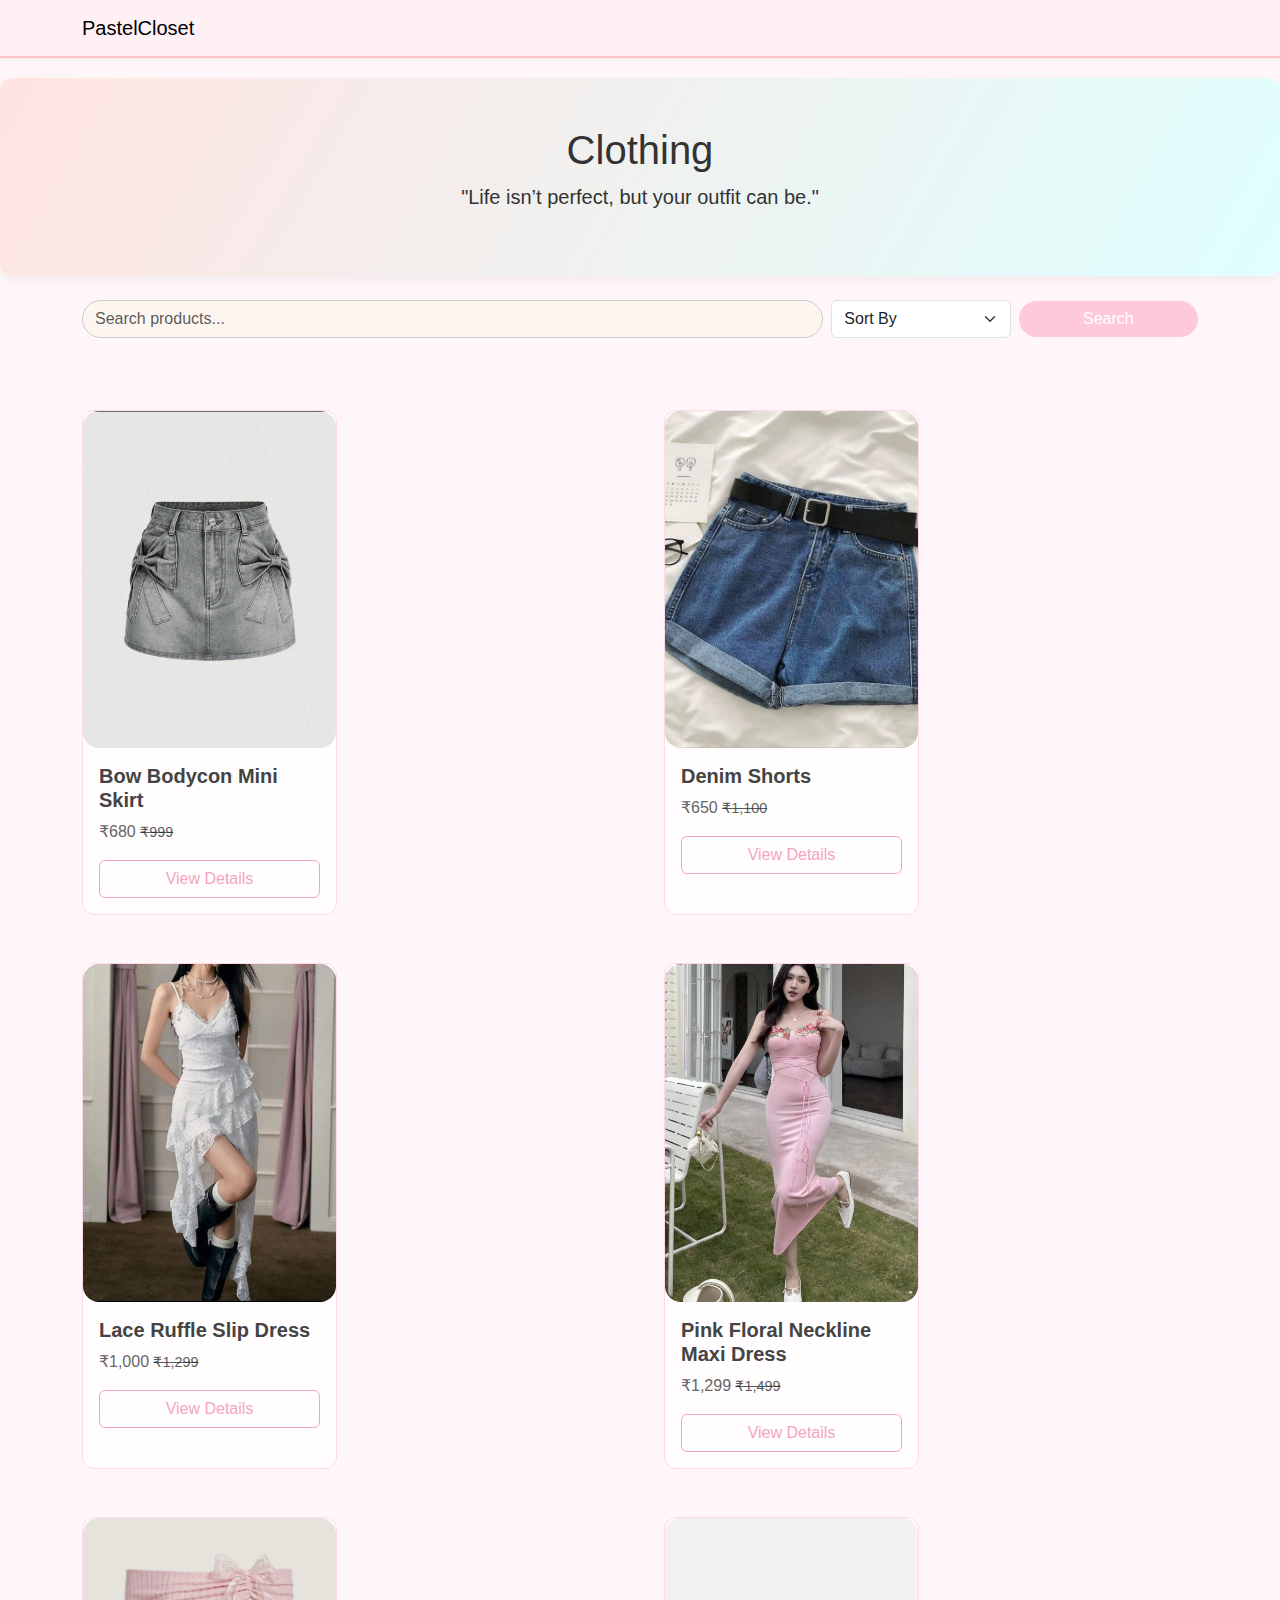
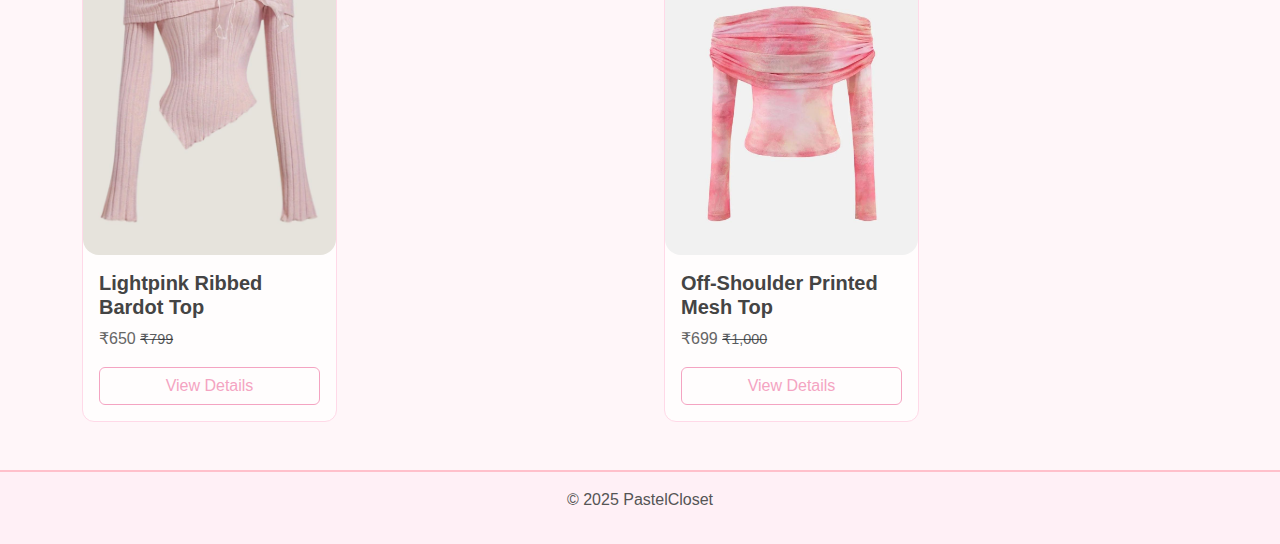
<file: index.html>
<!DOCTYPE html>
<html lang="en">
<head>
  <meta charset="UTF-8">
  <meta name="viewport" content="width=device-width, initial-scale=1.0">
  <title>PastelCloset - Home</title>
  <link href="https://cdn.jsdelivr.net/npm/bootstrap@5.3.0/dist/css/bootstrap.min.css" rel="stylesheet">
  <link rel="stylesheet" href="style.css">
</head>
<body>

  <!-- Navbar -->
  <nav class="navbar navbar-expand-lg navbar-light pastel-navbar">
    <div class="container">
      <a class="navbar-brand" href="#">PastelCloset</a>
    </div>
  </nav>

  <!-- Header -->
  <header class="text-center pastel-header py-5">
    <h1>Clothing</h1>
    <p class="lead">"Life isn’t perfect, but your outfit can be."</p>
  </header>

  <div class="container my-4">
    <form id="searchForm" class="row g-2 align-items-center">
      <!-- Search Input -->
      <div class="col-6 col-sm-7 col-md-8">
        <input type="text" id="searchInput" class="form-control" placeholder="Search products..." />
      </div>
  
      <!-- Sort Dropdown -->
      <div class="col-3 col-sm-3 col-md-2">
        <select id="sortSelect" class="form-select">
          <option value="default">Sort By</option>
          <option value="priceLowHigh">Price: Low to High</option>
          <option value="priceHighLow">Price: High to Low</option>
          <option value="ratingHighLow">Rating: High to Low</option>
        </select>
      </div>
  
      <!-- Search Button -->
      <div class="col-3 col-sm-2 col-md-2">
        <button type="submit" class="btn btn-outline-success w-100">Search</button>
      </div>
    </form>
  </div>
   
  </form>
  <!-- Products -->
  <div class="container my-5">
    <div class="row g-4">
      
      <!-- Product 1 -->
      <div class="col-md-6">
        <div class="card product-card h-100">
          <img src="image/skirt1.jpg" class="card-img-top" alt="Bow Bodycon Mini Skirt">
          <div class="card-body">
            <h5 class="card-title">Bow Bodycon Mini Skirt</h5>
            <p class="card-text">₹680 <s class="text-muted">₹999</s></p>
            <a href="product1.html" class="btn btn-outline-primary w-100">View Details</a>
          </div>
        </div>
      </div>

      <!-- Product 2 -->
      <div class="col-md-12 col-sm-6 col-md-6 col-lg-6">
        <div class="card product-card h-100">
          <img src="image/short1.jpg" class="card-img-top" alt="Pink Ruffle Blouse">
          <div class="card-body">
            <h5 class="card-title">Denim Shorts</h5>
            <p class="card-text">₹650  <s class="text-muted">₹1,100</s></p>
            <a href="product2.html" class="btn btn-outline-primary w-100">View Details</a>
          </div>
        </div>
      </div>

      <div class="col-md-6">
        <div class="card product-card h-100">
          <img src="image/dress1.jpg" class="card-img-top" alt="Pink Ruffle Blouse">
          <div class="card-body">
            <h5 class="card-title">Lace Ruffle Slip Dress</h5>
            <p class="card-text">₹1,000   <s class="text-muted">₹1,299</s></p>
            <a href="product3.html" class="btn btn-outline-primary w-100">View Details</a>
          </div>
        </div>
      </div>


      <div class="col-md-6">
        <div class="card product-card h-100">
          <img src="image/dress3.jpg" class="card-img-top" alt="Pink Ruffle Blouse">
          <div class="card-body">
            <h5 class="card-title">Pink Floral Neckline Maxi Dress</h5>
            <p class="card-text">₹1,299  <s class="text-muted">₹1,499</s></p>
            <a href="product4.html" class="btn btn-outline-primary w-100">View Details</a>
          </div>
        </div>
      </div>


      <div class="col-md-6">
        <div class="card product-card h-100">
          <img src="image/top1.jpg" class="card-img-top" alt="Pink Ruffle Blouse">
          <div class="card-body">
            <h5 class="card-title">Lightpink Ribbed Bardot Top</h5>
            <p class="card-text">₹650 <s class="text-muted">₹799</s></p>
            <a href="product5.html" class="btn btn-outline-primary w-100">View Details</a>
          </div>
        </div>
      </div>


      <div class="col-md-6">
        <div class="card product-card h-100">
          <img src="image/to3.jpg" class="card-img-top" alt="Pink Ruffle Blouse">
          <div class="card-body">
            <h5 class="card-title">Off-Shoulder Printed Mesh Top</h5>
            <p class="card-text">₹699   <s class="text-muted">₹1,000</s></p>
            <a href="product6.html" class="btn btn-outline-primary w-100">View Details</a>
          </div>
        </div>
      </div>


     
      


      

      <!-- Add more product cards (item3.jpg to item10.jpg) the same way -->

    </div>
  </div>

  <!-- Footer -->
  <footer class="text-center pastel-footer py-3">
    <p>&copy; 2025 PastelCloset</p>
  </footer>

  <script src="https://cdn.jsdelivr.net/npm/bootstrap@5.3.0/dist/js/bootstrap.bundle.min.js"></script>


  <script>
    const searchForm = document.getElementById('searchForm');
    const searchInput = document.getElementById('searchInput');
  
    searchForm.addEventListener('submit', function (e) {
      e.preventDefault(); // Prevent form from refreshing
  
      const searchValue = searchInput.value.toLowerCase().trim();
      const cards = document.querySelectorAll('.product-card');
  
      let matchFound = false;
  
      cards.forEach(card => {
        const title = card.querySelector('.card-title').textContent.toLowerCase();
        if (title.includes(searchValue)) {
          card.parentElement.style.display = 'block';
          matchFound = true;
        } else {
          card.parentElement.style.display = 'none';
        }
      });
  
      if (!matchFound) {
        alert("Sorry, no matching product found!");
      }
  });
  </script>
  
</body>
</html>
</file>
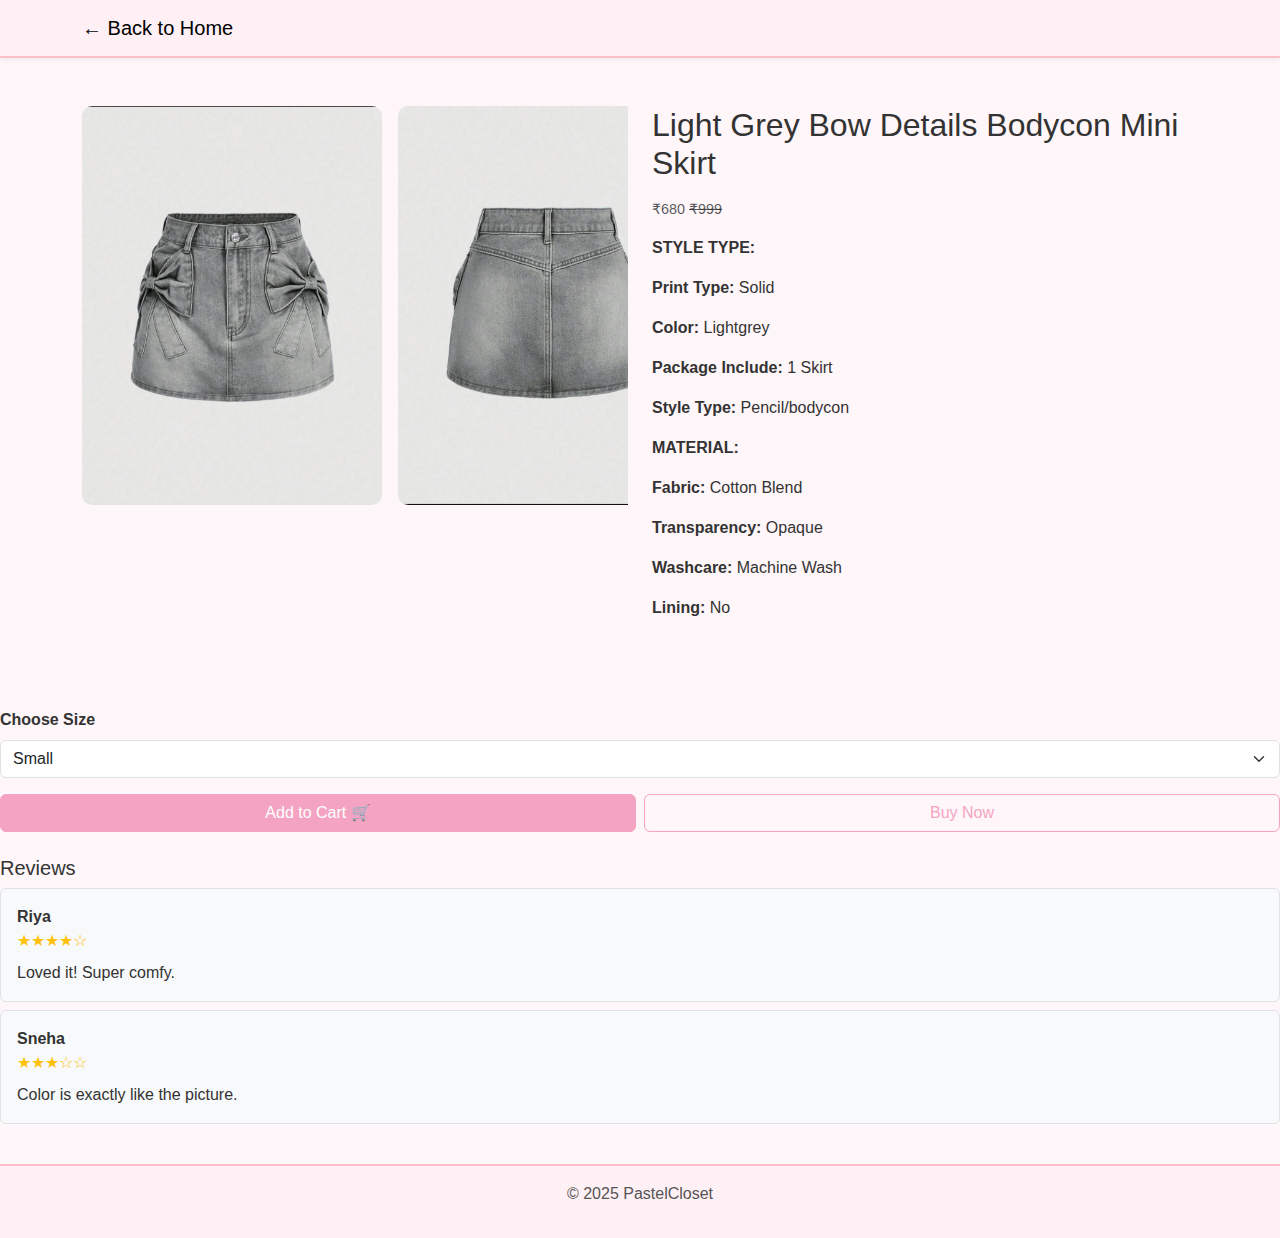
<file: product1.html>
<!DOCTYPE html>
<html lang="en">
<head>
  <meta charset="UTF-8">
  <meta name="viewport" content="width=device-width, initial-scale=1.0">
  <title>Product Detail - PastelCloset</title>
  <link href="https://cdn.jsdelivr.net/npm/bootstrap@5.3.0/dist/css/bootstrap.min.css" rel="stylesheet">
  <link rel="stylesheet" href="style.css">
</head>
<body>

  <!-- Navbar -->
  <nav class="navbar navbar-light pastel-navbar">
    <div class="container">
      <a class="navbar-brand" href="index.html">← Back to Home</a>
    </div>
  </nav>

  <!-- Product Detail Section -->
  <div class="container my-5">
    <div class="row align-items-start">
      <!-- Images -->
      <div class="col-md-6">
        <div class="image-scroll-container">
          <img src="image/skirt1.jpg" alt="Front View" class="product-img">
          <img src="image/skirt2.jpg" alt="Back View" class="product-img">
        </div>
      </div>
  
      <!-- Details -->
      <div class="col-md-6">
        <h2 class="mb-3">Light Grey Bow Details Bodycon Mini Skirt</h2>
        <p class="text-muted">₹680 <s>₹999</s></p>
        <p><b>STYLE TYPE:</b></p>
        <p><b>Print Type:</b> Solid</p>
        <p><b>Color:</b> Lightgrey</p>
        <p><b>Package Include:</b> 1 Skirt</p>
        <p><b>Style Type:</b> Pencil/bodycon</p>
  
        <p><b>MATERIAL:</b></p>
        <p><b>Fabric:</b> Cotton Blend</p>
        <p><b>Transparency:</b> Opaque</p>
        <p><b>Washcare:</b> Machine Wash</p>
        <p><b>Lining:</b> No</p>
      </div>
    </div>
  </div>
  







        
        <!-- Size Selector -->
        <label for="sizeSelect" class="form-label"><b>Choose Size</b></label>
        <select class="form-select mb-3" id="sizeSelect">
          <option>Small</option>
          <option>Medium</option>
          <option>Large</option>
        </select>

        <!-- Buttons -->
        <div class="d-flex gap-2 mb-3">
          <button class="btn btn-primary w-50">Add to Cart 🛒</button>
          <button class="btn btn-outline-primary w-50">Buy Now</button>
        </div>

        <!-- Reviews -->
        <h5 class="mt-4">Reviews</h5>
        <div class="border p-3 rounded mb-2 bg-light">
          <strong>Riya</strong><br>
          <div class="rating text-warning mb-2">
            ★★★★☆
          </div>
          Loved it! Super  comfy.
        </div>
       
        <div class="border p-3 rounded bg-light">
          <strong>Sneha</strong><br>
          <div class="rating text-warning mb-2">
            ★★★☆☆
          </div>
          Color is exactly like the picture. 
        </div>
      </div>
    </div>
  </div>
  

  <!-- Footer -->
  <footer class="text-center pastel-footer py-3">
    <p>&copy; 2025 PastelCloset</p>
  </footer>

  <script src="https://cdn.jsdelivr.net/npm/bootstrap@5.3.0/dist/js/bootstrap.bundle.min.js"></script>
</body>
</html>
</file>
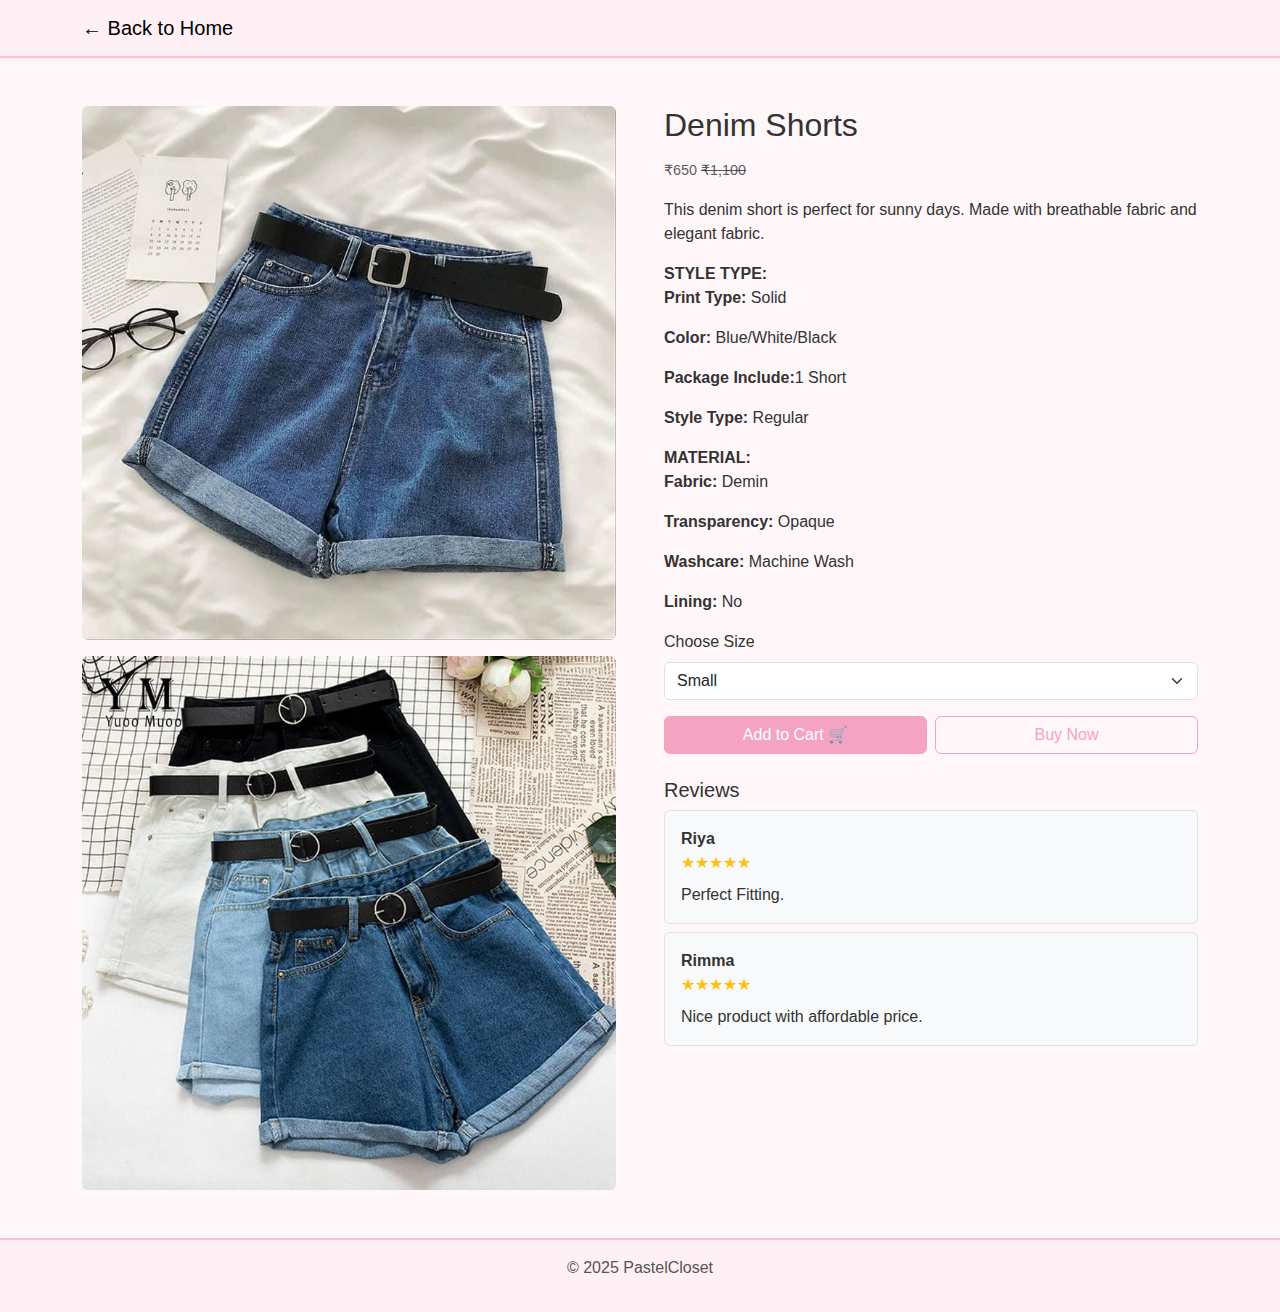
<file: product2.html>
<!DOCTYPE html>
<html lang="en">
<head>
  <meta charset="UTF-8">
  <meta name="viewport" content="width=device-width, initial-scale=1.0">
  <title>Product Detail - PastelCloset</title>
  <link href="https://cdn.jsdelivr.net/npm/bootstrap@5.3.0/dist/css/bootstrap.min.css" rel="stylesheet">
  <link rel="stylesheet" href="style.css">
</head>
<body>

  <!-- Navbar -->
  <nav class="navbar navbar-light pastel-navbar">
    <div class="container">
      <a class="navbar-brand" href="index.html">← Back to Home</a>
    </div>
  </nav>

  <!-- Product Detail Section -->
  <div class="container my-5">
    <div class="row g-5 align-items-start">
      <!-- Images -->
      <div class="col-md-6">
        <img src="image/short1.jpg" class="img-fluid rounded mb-3" alt="Front view">
        <img src="image/short2.jpg" class="img-fluid rounded" alt="Back view">
      </div>

      <!-- Details -->
      <div class="col-md-6">
        <h2 class="mb-3">Denim Shorts</h2>
        <p class="text-muted">₹650 <s>₹1,100</s></p>
        <p>This denim short is perfect for sunny days. Made with breathable fabric and elegant fabric.</p>

        <b>STYLE TYPE:</b>
        <p><b>Print Type:</b> Solid</p>
        <p><b>Color:</b> Blue/White/Black</p>
        <p><b>Package Include:</b>1 Short</p>
        <p><b>Style Type:</b> Regular</p>
         
        <b>MATERIAL:</b><br>
        <p><b>Fabric: </b>Demin</p>
        <p><b>Transparency: </b>Opaque</p>
        <p><b>Washcare: </b>Machine Wash</p>
        <p><b>Lining:</b> No</p>
        
        <!-- Size Selector -->
        <label for="sizeSelect" class="form-label">Choose Size</label>
        <select class="form-select mb-3" id="sizeSelect">
          <option>Small</option>
          <option>Medium</option>
          <option>Large</option>
        </select>

        <!-- Buttons -->
        <div class="d-flex gap-2 mb-3">
          <button class="btn btn-primary w-50">Add to Cart 🛒</button>
          <button class="btn btn-outline-primary w-50">Buy Now</button>
        </div>

        <!-- Reviews -->
        <h5 class="mt-4">Reviews</h5>
        <div class="border p-3 rounded mb-2 bg-light">
          <strong>Riya</strong><br>
          <div class="rating text-warning mb-2">
            ★★★★★
          </div>
          Perfect Fitting.
        </div>
        <div class="border p-3 rounded bg-light">
          <strong>Rimma</strong><br>
          <div class="rating text-warning mb-2">
            ★★★★★
          </div>
          Nice product with affordable price.
        </div>
      </div>
    </div>
  </div>

  <!-- Footer -->
  <footer class="text-center pastel-footer py-3">
    <p>&copy; 2025 PastelCloset</p>
  </footer>

  <script src="https://cdn.jsdelivr.net/npm/bootstrap@5.3.0/dist/js/bootstrap.bundle.min.js"></script>
</body>
</html>
</file>
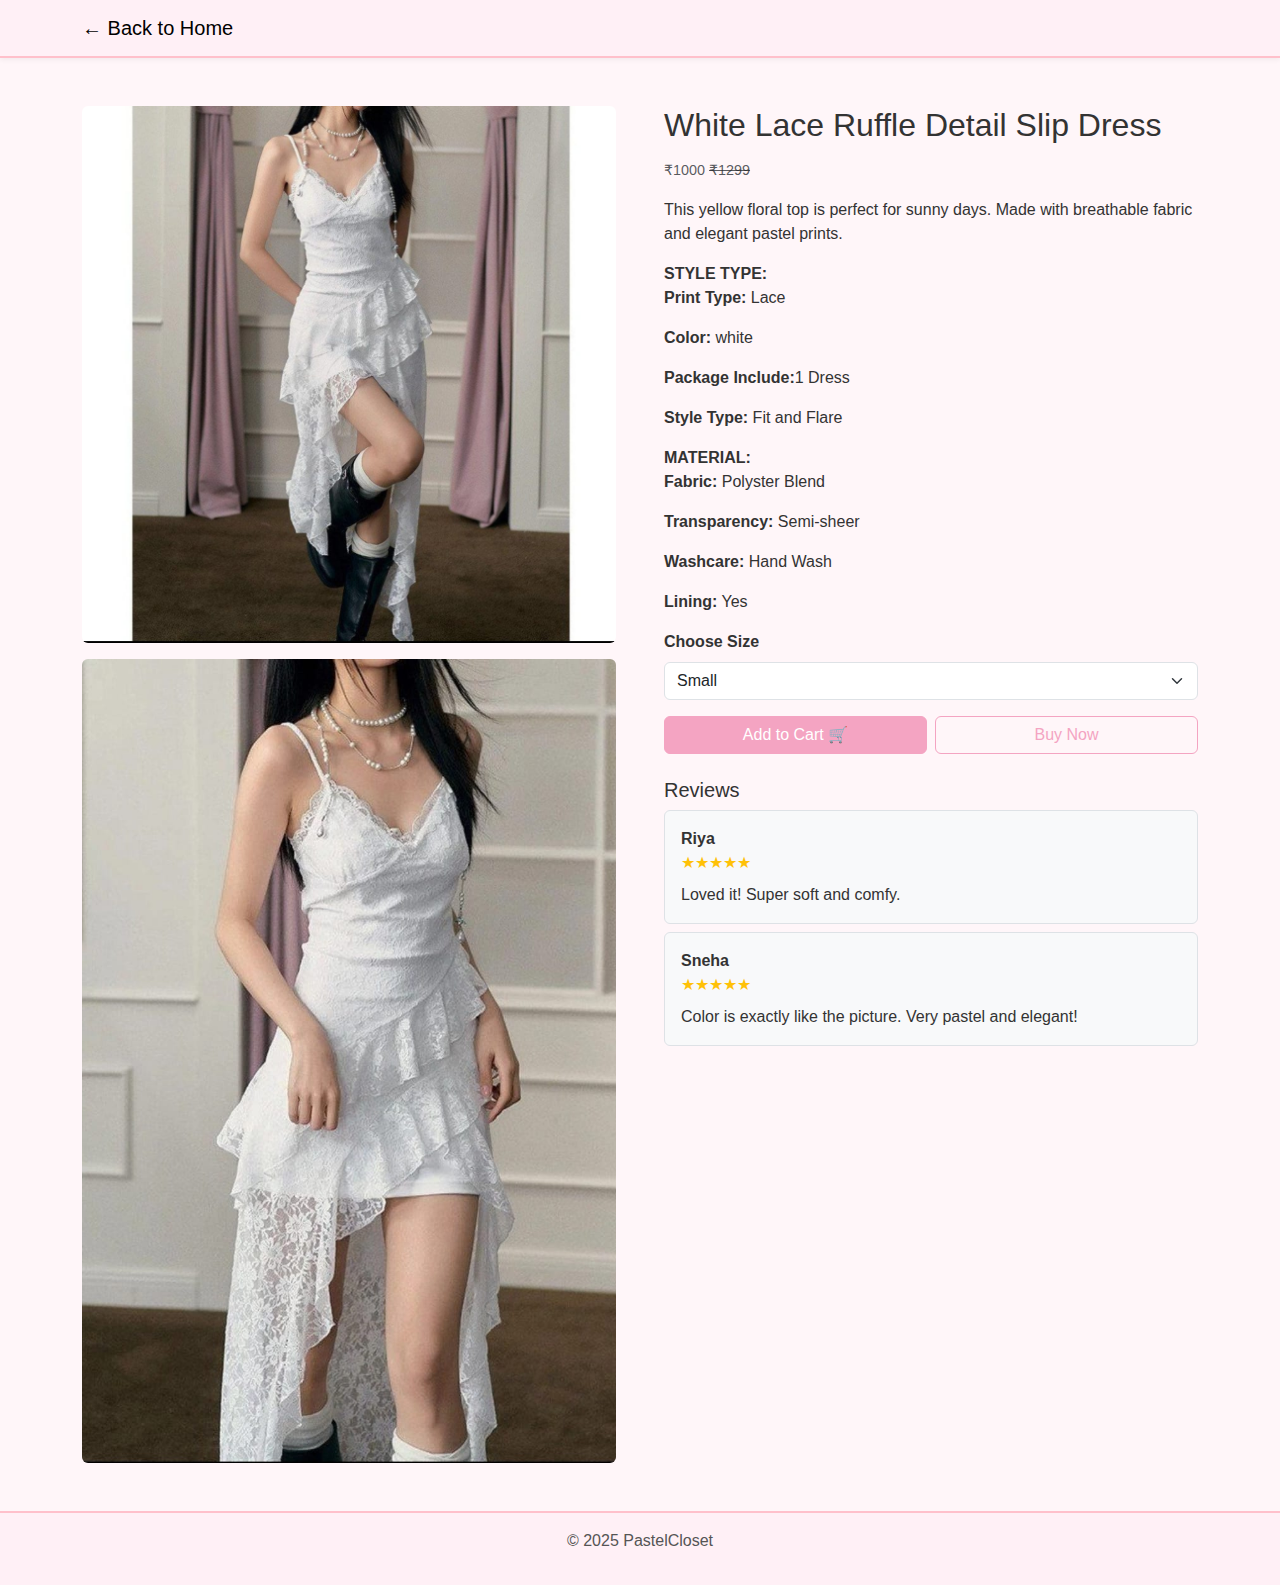
<file: product3.html>
<!DOCTYPE html>
<html lang="en">
<head>
  <meta charset="UTF-8">
  <meta name="viewport" content="width=device-width, initial-scale=1.0">
  <title>Product Detail - PastelCloset</title>
  <link href="https://cdn.jsdelivr.net/npm/bootstrap@5.3.0/dist/css/bootstrap.min.css" rel="stylesheet">
  <link rel="stylesheet" href="style.css">
</head>
<body>

  <!-- Navbar -->
  <nav class="navbar navbar-light pastel-navbar">
    <div class="container">
      <a class="navbar-brand" href="index.html">← Back to Home</a>
    </div>
  </nav>

  <!-- Product Detail Section -->
  <div class="container my-5">
    <div class="row g-5 align-items-start">
      <!-- Images -->
      <div class="col-md-6">
        <img src="image/dress1.jpg" class="img-fluid rounded mb-3" alt="Front view">
        <img src="image/dress2.jpg" class="img-fluid rounded" alt="Back view">
      </div>

      <!-- Details -->
      <div class="col-md-6">
        <h2 class="mb-3">White Lace Ruffle Detail Slip Dress</h2>
        <p class="text-muted">₹1000 <s>₹1299</s></p>
        <p>This yellow floral top is perfect for sunny days. Made with breathable fabric and elegant pastel prints.</p>
        
       
           
            <b>STYLE TYPE:</b>
            <p><b>Print Type:</b> Lace</p>
            <p><b>Color:</b> white</p>
            <p><b>Package Include:</b>1 Dress</p>
            <p><b>Style Type:</b> Fit and Flare</p>
             
            <b>MATERIAL:</b><br>
            <p><b>Fabric: </b>Polyster Blend</p>
            <p><b>Transparency: </b>Semi-sheer</p>
            <p><b>Washcare: </b>Hand Wash</p>
            <p><b>Lining:</b> Yes</p>
     
       
        <!-- Size Selector -->
        <label for="sizeSelect" class="form-label"><b>Choose Size</b></label>
        <select class="form-select mb-3" id="sizeSelect">
          <option>Small</option>
          <option>Medium</option>
          <option>Large</option>
        </select>

        
    

        <!-- Buttons -->
        <div class="d-flex gap-2 mb-3">
          <button class="btn btn-primary w-50">Add to Cart 🛒</button>
          <button class="btn btn-outline-primary w-50">Buy Now</button>
        </div>

        <!-- Reviews -->
        <h5 class="mt-4">Reviews</h5>
        <div class="border p-3 rounded mb-2 bg-light">
          <strong>Riya</strong><br>
          <div class="rating text-warning mb-2">
            ★★★★★
          </div>
          Loved it! Super soft and comfy.
        </div>
        <div class="border p-3 rounded bg-light">
          <strong>Sneha</strong><br>
          <div class="rating text-warning mb-2">
            ★★★★★
          </div>
          Color is exactly like the picture. Very pastel and elegant!
        </div>
      </div>
    </div>
  </div>

  <!-- Footer -->
  <footer class="text-center pastel-footer py-3">
    <p>&copy; 2025 PastelCloset</p>
  </footer>

  <script src="https://cdn.jsdelivr.net/npm/bootstrap@5.3.0/dist/js/bootstrap.bundle.min.js"></script>
</body>
</html>
</file>
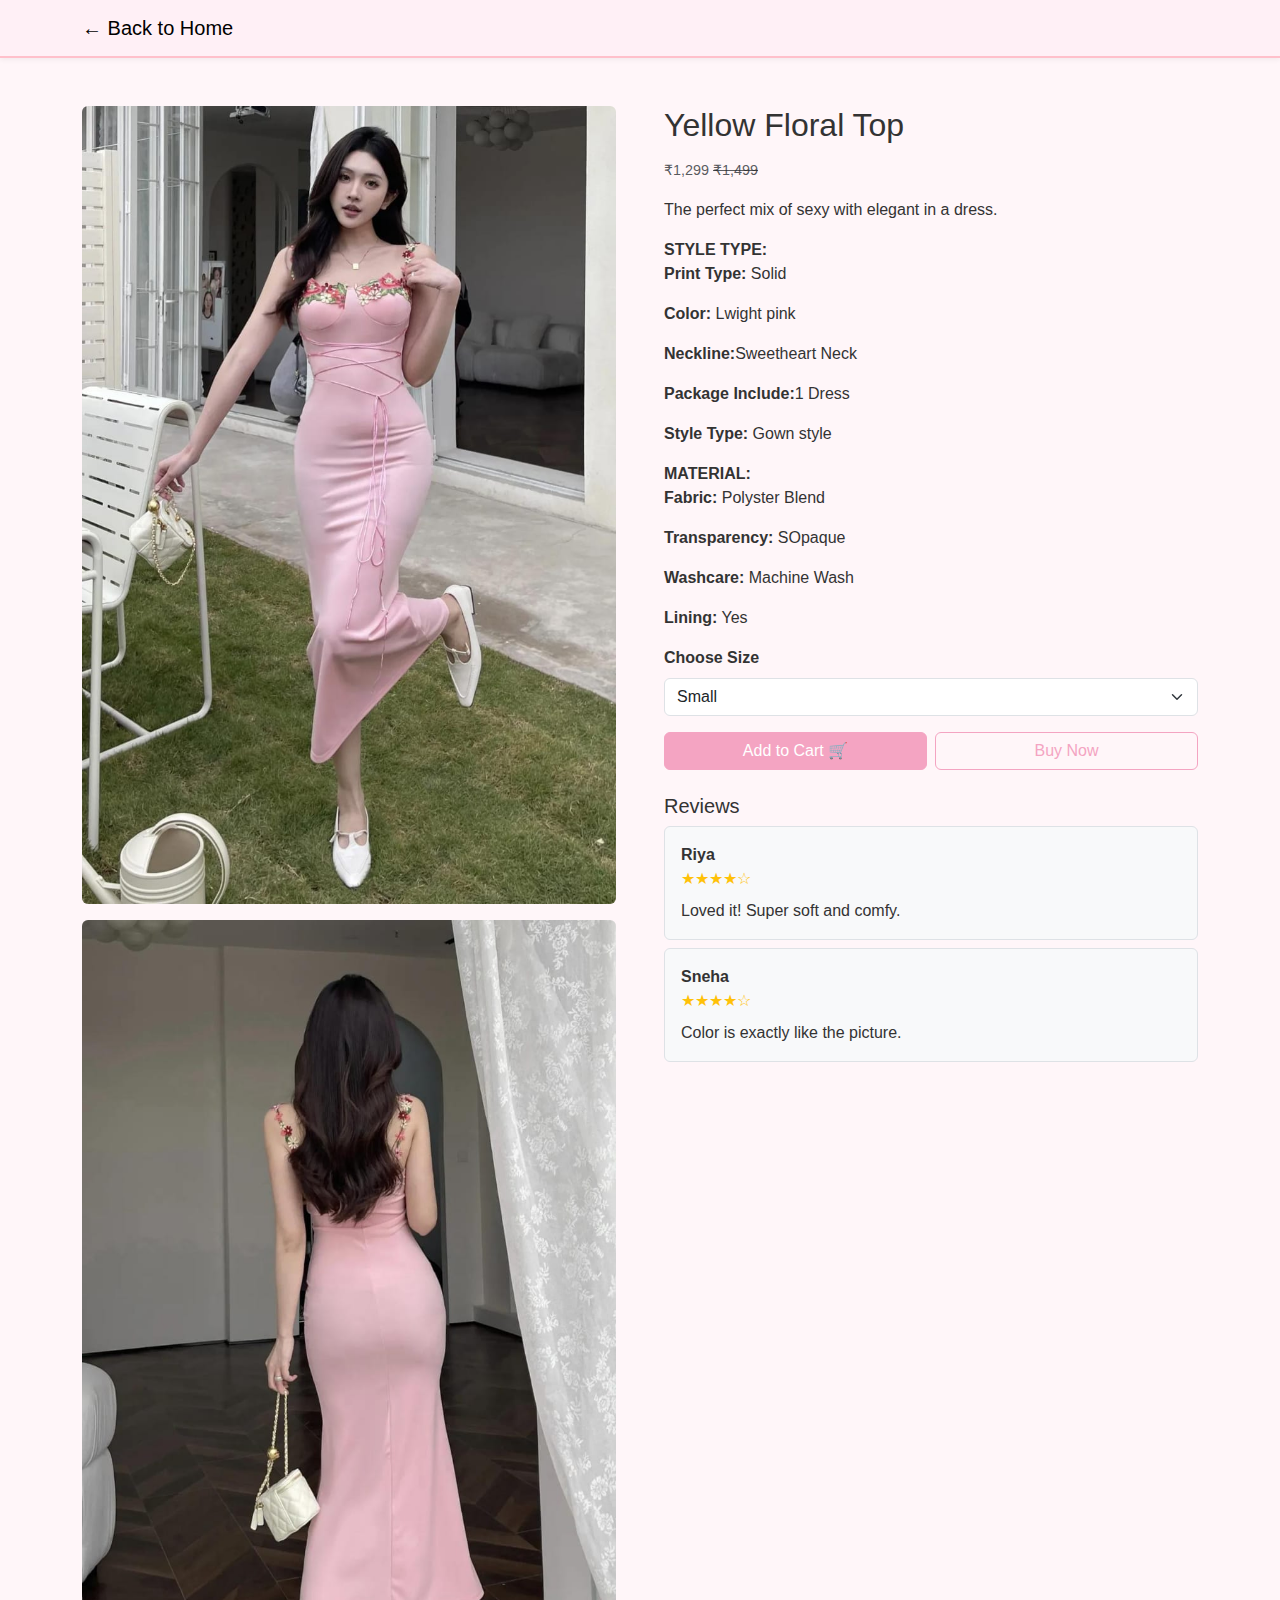
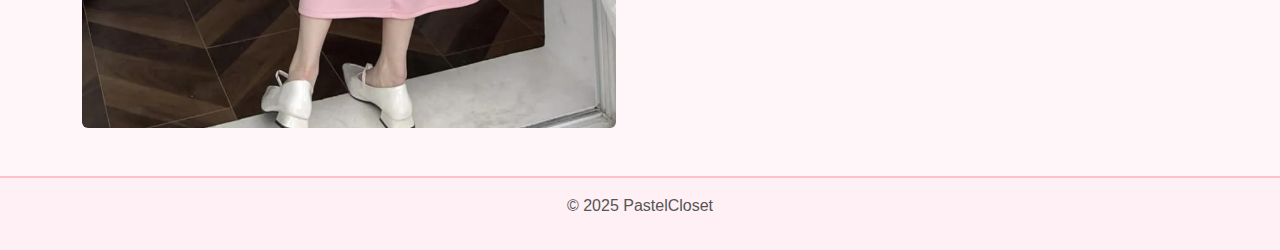
<file: product4.html>
<!DOCTYPE html>
<html lang="en">
<head>
  <meta charset="UTF-8">
  <meta name="viewport" content="width=device-width, initial-scale=1.0">
  <title>Product Detail - PastelCloset</title>
  <link href="https://cdn.jsdelivr.net/npm/bootstrap@5.3.0/dist/css/bootstrap.min.css" rel="stylesheet">
  <link rel="stylesheet" href="style.css">
</head>
<body>

  <!-- Navbar -->
  <nav class="navbar navbar-light pastel-navbar">
    <div class="container">
      <a class="navbar-brand" href="index.html">← Back to Home</a>
    </div>
  </nav>

  <!-- Product Detail Section -->
  <div class="container my-5">
    <div class="row g-5 align-items-start">
      <!-- Images -->
      <div class="col-md-6">
        <img src="image/dress3.jpg" class="img-fluid rounded mb-3" alt="Front view">
        <img src="image/dress4.jpg" class="img-fluid rounded" alt="Back view">
      </div>

      <!-- Details -->
      <div class="col-md-6">
        <h2 class="mb-3">Yellow Floral Top</h2>
        <p class="text-muted">₹1,299 <s>₹1,499</s></p>
        <p>The perfect mix of sexy with elegant in a dress.</p>

        <b>STYLE TYPE:</b>
            <p><b>Print Type:</b> Solid</p>
            <p><b>Color:</b> Lwight pink</p>
            <p><b>Neckline:</b>Sweetheart Neck</p>
            <p><b>Package Include:</b>1 Dress</p>
            <p><b>Style Type:</b> Gown style</p>
             
            <b>MATERIAL:</b><br>
            <p><b>Fabric: </b>Polyster Blend</p>
            <p><b>Transparency: </b>SOpaque</p>
            <p><b>Washcare: </b>Machine Wash</p>
            <p><b>Lining:</b> Yes</p>
        
        <!-- Size Selector -->
        <label for="sizeSelect" class="form-label"><b>Choose Size</b></label>
        <select class="form-select mb-3" id="sizeSelect">
          <option>Small</option>
          <option>Medium</option>
          <option>Large</option>
        </select>

        <!-- Buttons -->
        <div class="d-flex gap-2 mb-3">
          <button class="btn btn-primary w-50">Add to Cart 🛒</button>
          <button class="btn btn-outline-primary w-50">Buy Now</button>
        </div>

        <!-- Reviews -->
        <h5 class="mt-4">Reviews</h5>
        <div class="border p-3 rounded mb-2 bg-light">
          <strong>Riya</strong><br>
          <div class="rating text-warning mb-2">
            ★★★★☆
          </div>
          Loved it! Super soft and comfy.
        </div>
        <div class="border p-3 rounded bg-light">
          <strong>Sneha</strong><br>
          <div class="rating text-warning mb-2">
            ★★★★☆
          </div>
          Color is exactly like the picture.
        </div>
      </div>
    </div>
  </div>

  <!-- Footer -->
  <footer class="text-center pastel-footer py-3">
    <p>&copy; 2025 PastelCloset</p>
  </footer>

  <script src="https://cdn.jsdelivr.net/npm/bootstrap@5.3.0/dist/js/bootstrap.bundle.min.js"></script>
</body>
</html>
</file>
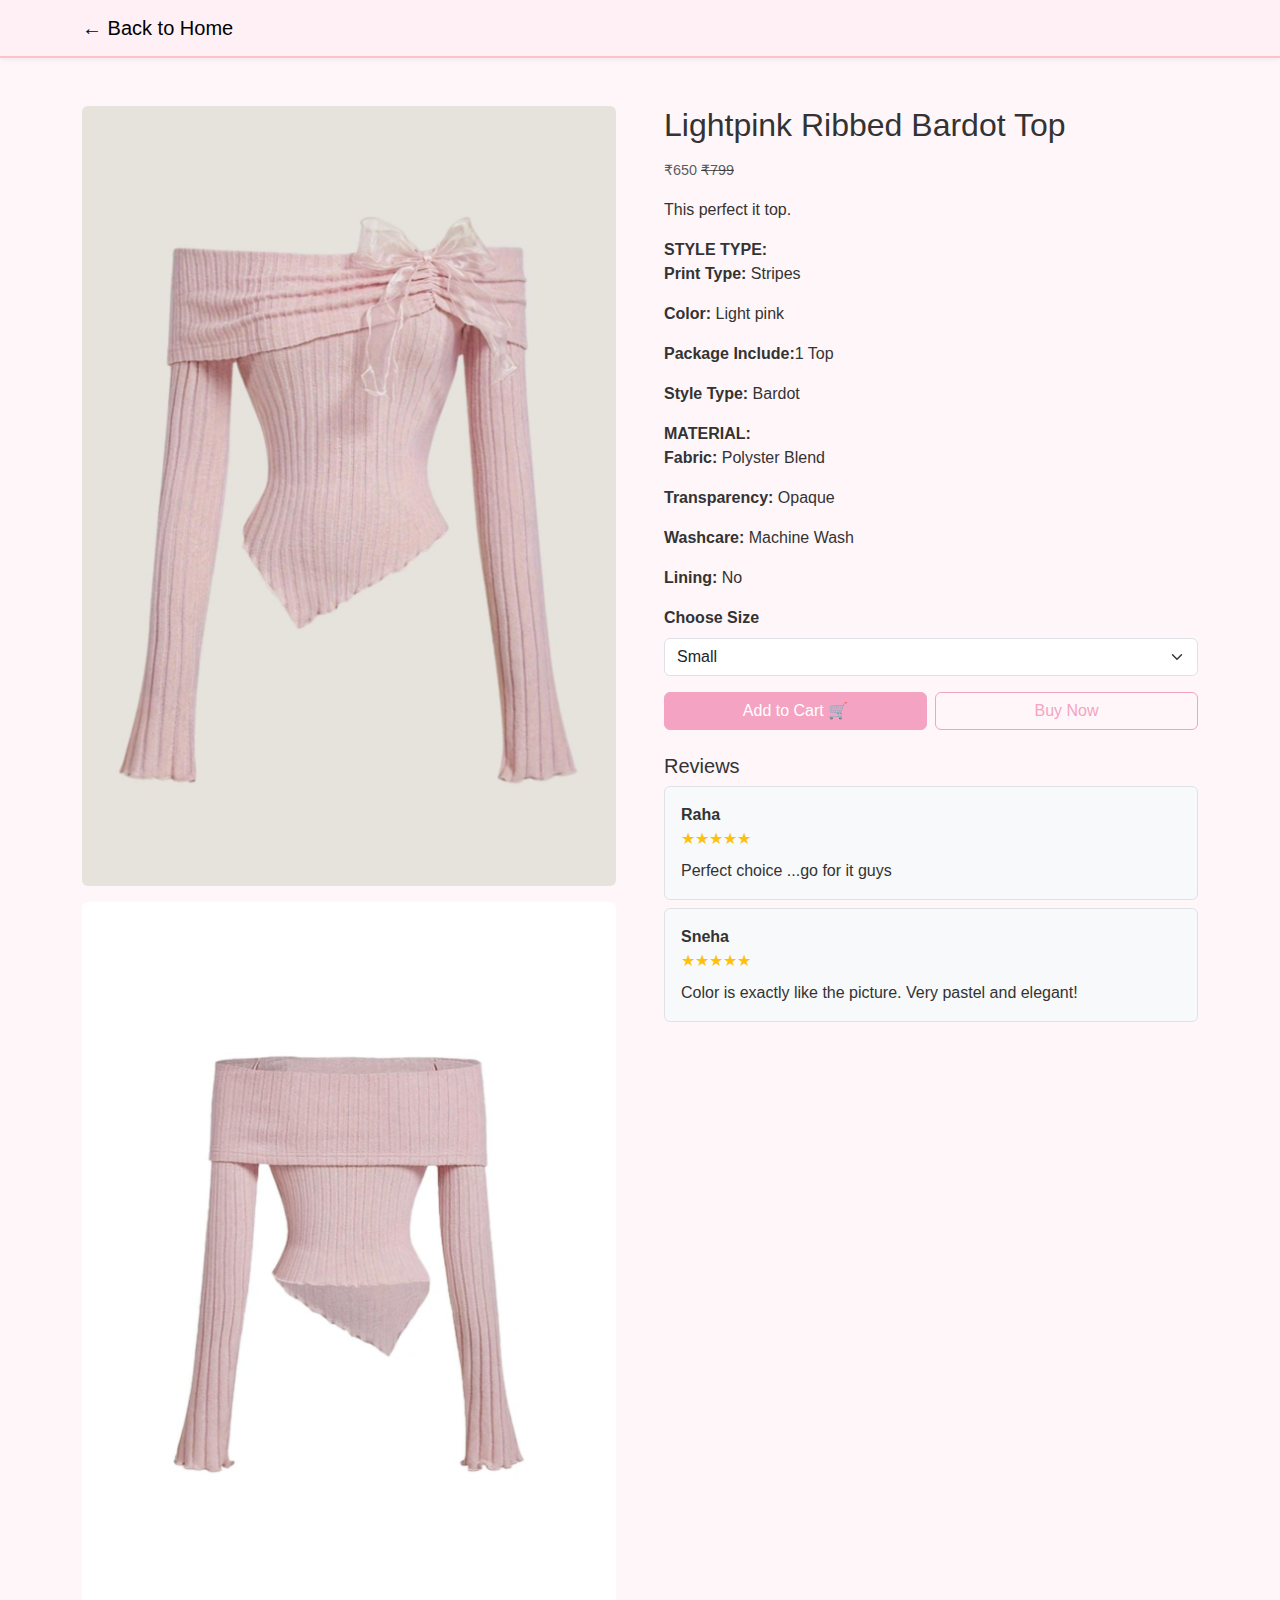
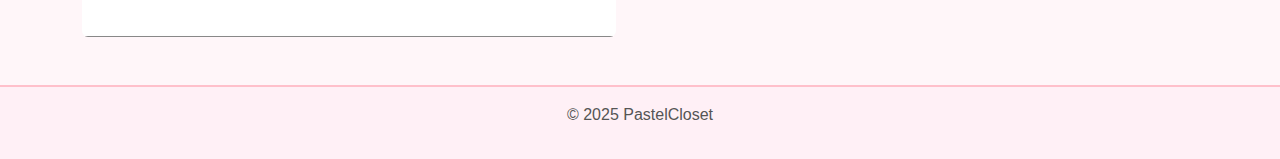
<file: product5.html>
<!DOCTYPE html>
<html lang="en">
<head>
  <meta charset="UTF-8">
  <meta name="viewport" content="width=device-width, initial-scale=1.0">
  <title>Product Detail - PastelCloset</title>
  <link href="https://cdn.jsdelivr.net/npm/bootstrap@5.3.0/dist/css/bootstrap.min.css" rel="stylesheet">
  <link rel="stylesheet" href="style.css">
</head>
<body>

  <!-- Navbar -->
  <nav class="navbar navbar-light pastel-navbar">
    <div class="container">
      <a class="navbar-brand" href="index.html">← Back to Home</a>
    </div>
  </nav>

  <!-- Product Detail Section -->
  <div class="container my-5">
    <div class="row g-5 align-items-start">
      <!-- Images -->
      <div class="col-md-6">
        <img src="image/top1.jpg" class="img-fluid rounded mb-3" alt="Front view">
        <img src="image/top2.jpg" class="img-fluid rounded" alt="Back view">
      </div>

      <!-- Details -->
      <div class="col-md-6">
        <h2 class="mb-3">Lightpink Ribbed Bardot Top</h2>
        <p class="text-muted">₹650 <s>₹799</s></p>
        <p>This perfect it top.</p>

        <b>STYLE TYPE:</b>
        <p><b>Print Type:</b> Stripes</p>
        <p><b>Color:</b> Light pink</p>
        <p><b>Package Include:</b>1 Top</p>
        <p><b>Style Type:</b> Bardot</p>
         
        <b>MATERIAL:</b><br>
        <p><b>Fabric: </b>Polyster Blend</p>
        <p><b>Transparency: </b>Opaque</p>
        <p><b>Washcare: </b>Machine Wash</p>
        <p><b>Lining:</b> No</p>
        
        <!-- Size Selector -->
        <label for="sizeSelect" class="form-label"><b>Choose Size </b></label>
        <select class="form-select mb-3" id="sizeSelect">
          <option>Small</option>
          <option>Medium</option>
          <option>Large</option>
        </select>

        <!-- Buttons -->
        <div class="d-flex gap-2 mb-3">
          <button class="btn btn-primary w-50">Add to Cart 🛒</button>
          <button class="btn btn-outline-primary w-50">Buy Now</button>
        </div>

        <!-- Reviews -->
        <h5 class="mt-4">Reviews</h5>
        <div class="border p-3 rounded mb-2 bg-light">
          <strong>Raha</strong><br>
          <div class="rating text-warning mb-2">
            ★★★★★
          </div>
         Perfect choice ...go for it guys
        </div>
        <div class="border p-3 rounded bg-light">
          <strong>Sneha</strong><br>
          <div class="rating text-warning mb-2">
            ★★★★★
          </div>
          Color is exactly like the picture. Very pastel and elegant!
        </div>
      </div>
    </div>
  </div>

  <!-- Footer -->
  <footer class="text-center pastel-footer py-3">
    <p>&copy; 2025 PastelCloset</p>
  </footer>

  <script src="https://cdn.jsdelivr.net/npm/bootstrap@5.3.0/dist/js/bootstrap.bundle.min.js"></script>
</body>
</html>
</file>
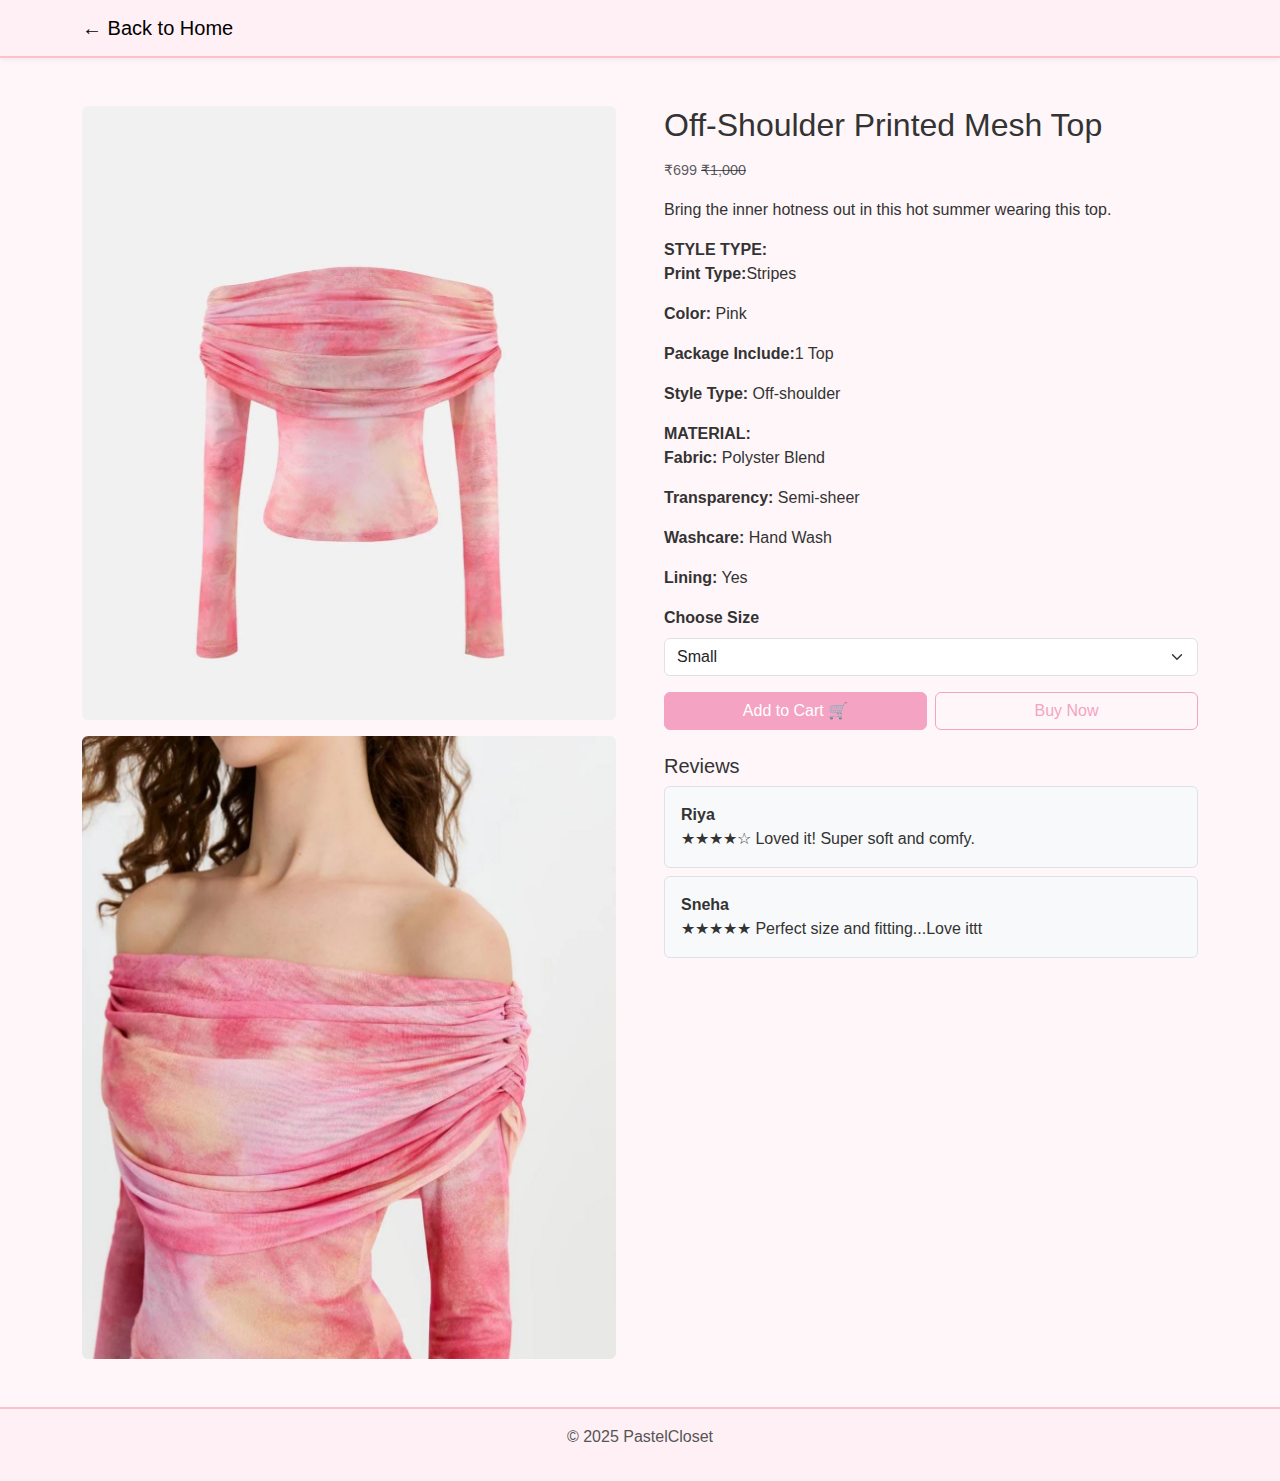
<file: product6.html>
<!DOCTYPE html>
<html lang="en">
<head>
  <meta charset="UTF-8">
  <meta name="viewport" content="width=device-width, initial-scale=1.0">
  <title>Product Detail - PastelCloset</title>
  <link href="https://cdn.jsdelivr.net/npm/bootstrap@5.3.0/dist/css/bootstrap.min.css" rel="stylesheet">
  <link rel="stylesheet" href="style.css">
</head>
<body>

  <!-- Navbar -->
  <nav class="navbar navbar-light pastel-navbar">
    <div class="container">
      <a class="navbar-brand" href="index.html">← Back to Home</a>
    </div>
  </nav>

  <!-- Product Detail Section -->
  <div class="container my-5">
    <div class="row g-5 align-items-start">
      <!-- Images -->
      <div class="col-md-6">
        <img src="image/to3.jpg" class="img-fluid rounded mb-3" alt="Front view">
        <img src="image/top4.jpg" class="img-fluid rounded" alt="Back view">
      </div>

      <!-- Details -->
      <div class="col-md-6">
        <h2 class="mb-3">Off-Shoulder Printed Mesh Top</h2>
        <p class="text-muted">₹699 <s>₹1,000</s></p>
        <p>Bring the inner hotness out in this hot summer wearing this top.</p>

        <b>STYLE TYPE:</b>
        <p><b>Print Type:</b>Stripes </p>
        <p><b>Color:</b> Pink</p>
        <p><b>Package Include:</b>1 Top</p>
        <p><b>Style Type:</b> Off-shoulder</p>
         
        <b>MATERIAL:</b><br>
        <p><b>Fabric: </b>Polyster Blend</p>
        <p><b>Transparency: </b>Semi-sheer</p>
        <p><b>Washcare: </b>Hand Wash</p>
        <p><b>Lining:</b> Yes</p>
 
        
        <!-- Size Selector -->
        <label for="sizeSelect" class="form-label"><b>Choose Size</b></label>
        <select class="form-select mb-3" id="sizeSelect">
          <option>Small</option>
          <option>Medium</option>
          <option>Large</option>
        </select>

        <!-- Buttons -->
        <div class="d-flex gap-2 mb-3">
          <button class="btn btn-primary w-50">Add to Cart 🛒</button>
          <button class="btn btn-outline-primary w-50">Buy Now</button>
        </div>

        <!-- Reviews -->
        <h5 class="mt-4">Reviews</h5>
        <div class="border p-3 rounded mb-2 bg-light">
          <strong>Riya</strong><br>
          ★★★★☆
          Loved it! Super soft and comfy.
        </div>
        <div class="border p-3 rounded bg-light">
          <strong>Sneha</strong><br>
          ★★★★★
          Perfect size and fitting...Love ittt
        </div>
      </div>
    </div>
  </div>

  <!-- Footer -->
  <footer class="text-center pastel-footer py-3">
    <p>&copy; 2025 PastelCloset</p>
  </footer>

  <script src="https://cdn.jsdelivr.net/npm/bootstrap@5.3.0/dist/js/bootstrap.bundle.min.js"></script>
</body>
</html>
</file>
<file: style.css>
body {
  background-color: #fff6f9;
  font-family: 'Segoe UI', sans-serif;
  color: #333;
}

/* Navbar */
.pastel-navbar {
  background-color: #fff0f6;
  border-bottom: 2px solid #ffc0cb;
  box-shadow: 0 2px 5px rgba(0, 0, 0, 0.05);
}

form .form-control {
  border-radius: 20px;
  border: 1px solid #ccc;
  background-color: #fdf6f0; /* light pastel */
}

form .btn {
  border-radius: 20px;
  background-color: #ffc8dd;
  color: white;
  border:none;
}

/* Header */
.pastel-header {
  background: linear-gradient(120deg, #ffe4e1, #e0ffff);
  border-radius: 12px;
  margin-top: 20px;
  padding: 30px;
  box-shadow: 0 4px 10px rgba(0, 0, 0, 0.05);
}

/* Footer */
.pastel-footer {
  background-color: #fff0f6;
  color: #555;
  border-top: 2px solid #ffc0cb;
  margin-top: 40px;
  padding: 15px 0;
}

/* Product Images */
.card-img-top {
  width: 100%;
  height: auto;
  aspect-ratio: 3 / 4;
  object-fit: cover;
  border-radius: 1rem;
  display: block;
  margin-left: auto;
  margin-right: auto;
}

.image-scroll-container {
  display: flex;
  overflow-x: auto;
  gap: 1rem;
  scroll-snap-type: x mandatory;
  padding-bottom: 10px;
}

.product-img {
  flex: 0 0 auto;
  width: 100%;
  max-width: 250px;
  scroll-snap-align: start;
  border-radius: 10px;
}

.product-img {
  flex: 0 0 auto;
  width: 100%;
  max-width: 300px;
  border-radius: 10px;
  scroll-snap-align: start;
}
/* Product Cards */
.product-card {
  border: 1px solid #ffd9e8;
  background-color: #fffdfd;
  transition: transform 0.3s ease, box-shadow 0.3s ease;
  border-radius: 12px;
  overflow: hidden;
}

.product-card:hover {
  transform: translateY(-5px);
  box-shadow: 0 8px 20px rgba(0, 0, 0, 0.1);
}

/* Buttons */
.btn-outline-primary {
  border-color: #f4a4c2;
  color: #f4a4c2;
  transition: all 0.3s ease;
}

.btn-outline-primary:hover {
  background-color: #f4a4c2;
  color: white;
}

.btn-primary {
  background-color: #f4a4c2;
  border-color: #f4a4c2;
  color: white;
}

.btn-primary:hover {
  background-color: #e894b3;
  border-color: #e894b3;
}

/* Typography */
.card-title {
  font-weight: 600;
  color: #444;
}

.card-text {
  font-size: 1rem;
  color: #666;
}

.text-muted {
  font-size: 0.9rem;
color: #999;
}
.row.g-4 {
  display: grid;
  grid-template-columns: repeat(2, 1fr);
  gap: 1.5rem; 
}
</file>
